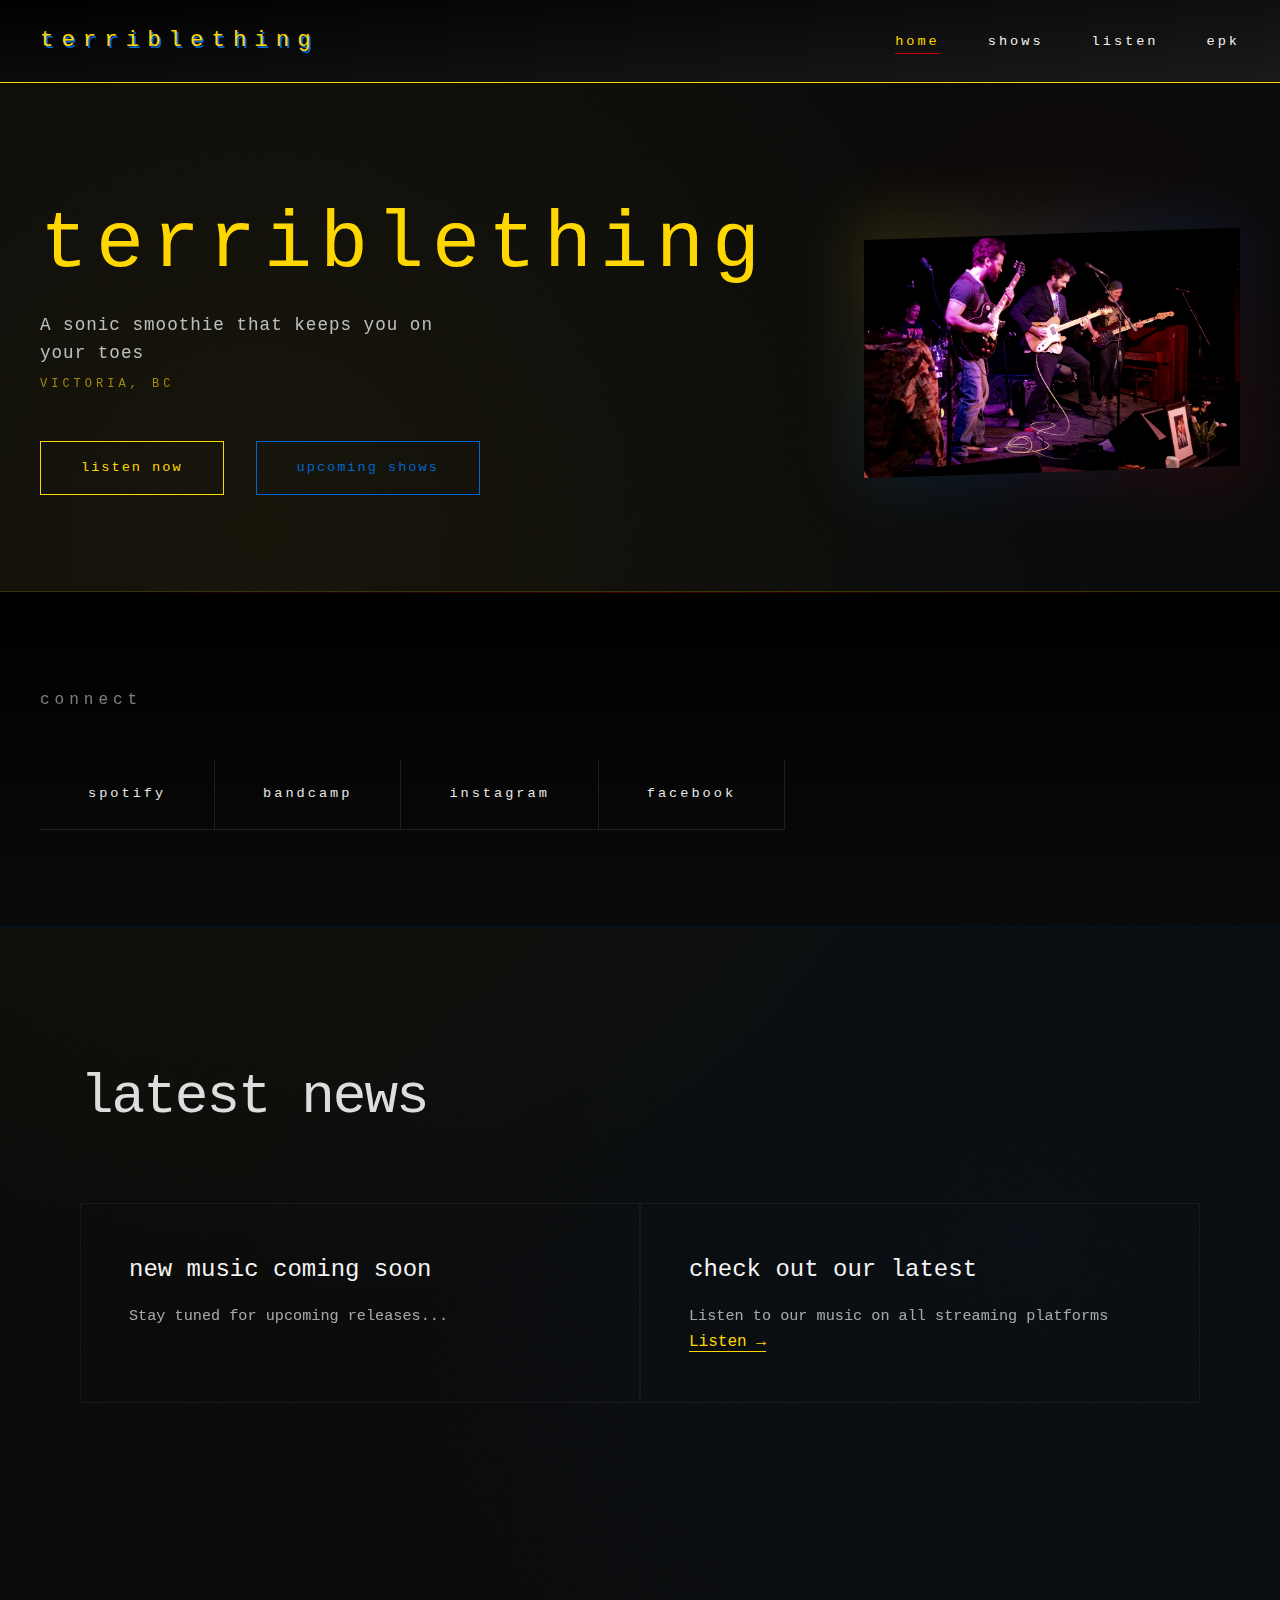
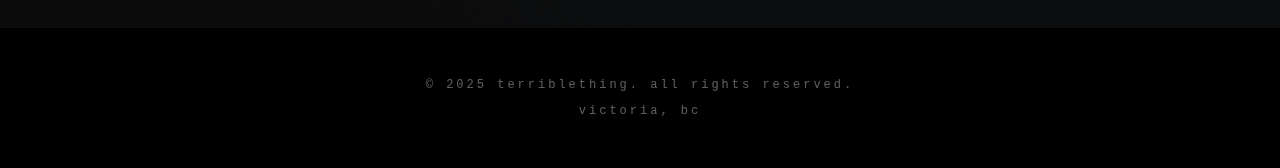
<file: index.html>
<!DOCTYPE html>
<html lang="en">
<head>
    <meta charset="UTF-8">
    <meta name="viewport" content="width=device-width, initial-scale=1.0">
    <title>Terriblething | Rock/Pop from Victoria, BC</title>
    <link rel="stylesheet" href="style.css">
</head>
<body>
    <nav class="navbar">
        <div class="nav-container">
            <a href="index.html" class="logo">TERRIBLETHING</a>
            <ul class="nav-menu">
                <li><a href="index.html" class="nav-link active">Home</a></li>
                <li><a href="shows.html" class="nav-link">Shows</a></li>
                <li><a href="listen.html" class="nav-link">Listen</a></li>
                <li><a href="epk.html" class="nav-link">EPK</a></li>
            </ul>
            <div class="hamburger">
                <span class="bar"></span>
                <span class="bar"></span>
                <span class="bar"></span>
            </div>
        </div>
    </nav>

    <section class="hero">
        <div class="hero-content">
            <h1>TERRIBLETHING</h1>
            <p class="tagline">A sonic smoothie that keeps you on your toes</p>
            <p class="location">Victoria, BC</p>
            <div class="cta-buttons">
                <a href="listen.html" class="btn btn-primary">Listen Now</a>
                <a href="shows.html" class="btn btn-secondary">Upcoming Shows</a>
            </div>
        </div>
        <div class="hero-image">
            <img src="images/full_band.jpg" alt="Terriblething band photo">
        </div>
    </section>

    <section class="social-links">
        <div class="container">
            <h2>Connect</h2>
            <div class="social-icons">
                <a href="https://open.spotify.com/artist/1oQDUUmLh3KJQ6pzQ9CWLa" target="_blank" class="social-link">
                    <span>Spotify</span>
                </a>
                <a href="https://terriblething.bandcamp.com/music" target="_blank" class="social-link">
                    <span>Bandcamp</span>
                </a>
                <a href="https://www.instagram.com/terriblethinglive/" target="_blank" class="social-link">
                    <span>Instagram</span>
                </a>
                <a href="https://www.facebook.com/terriblethingmusic/" target="_blank" class="social-link">
                    <span>Facebook</span>
                </a>
            </div>
        </div>
    </section>

    <section class="latest-news">
        <div class="container">
            <h2>Latest News</h2>
            <div class="news-grid">
                <div class="news-item">
                    <h3>New Music Coming Soon</h3>
                    <p>Stay tuned for upcoming releases...</p>
                </div>
                <div class="news-item">
                    <h3>Check Out Our Latest</h3>
                    <p>Listen to our music on all streaming platforms</p>
                    <a href="listen.html" class="link">Listen →</a>
                </div>
            </div>
        </div>
    </section>

    <footer>
        <div class="container">
            <p>&copy; 2025 Terriblething. All rights reserved.</p>
            <p class="footer-location">Victoria, BC</p>
        </div>
    </footer>

    <script src="script.js"></script>
</body>
</html>
</file>
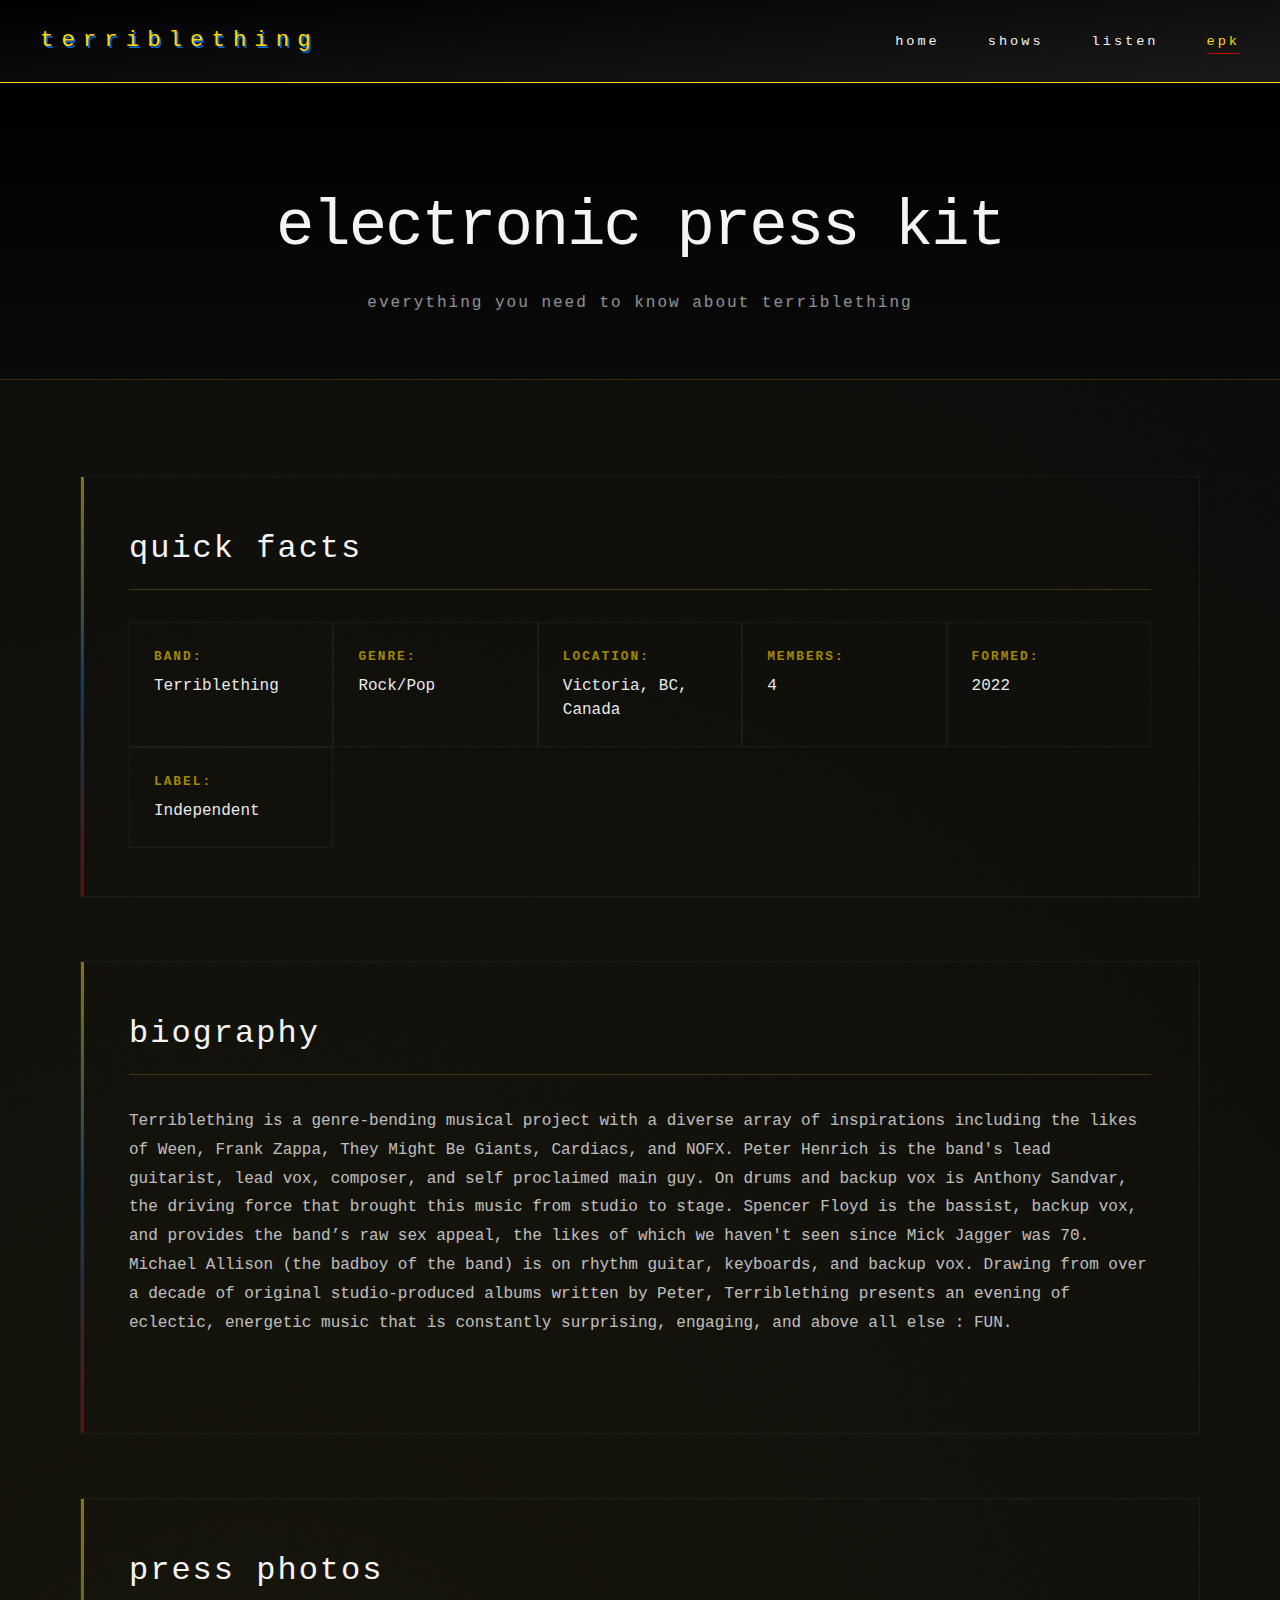
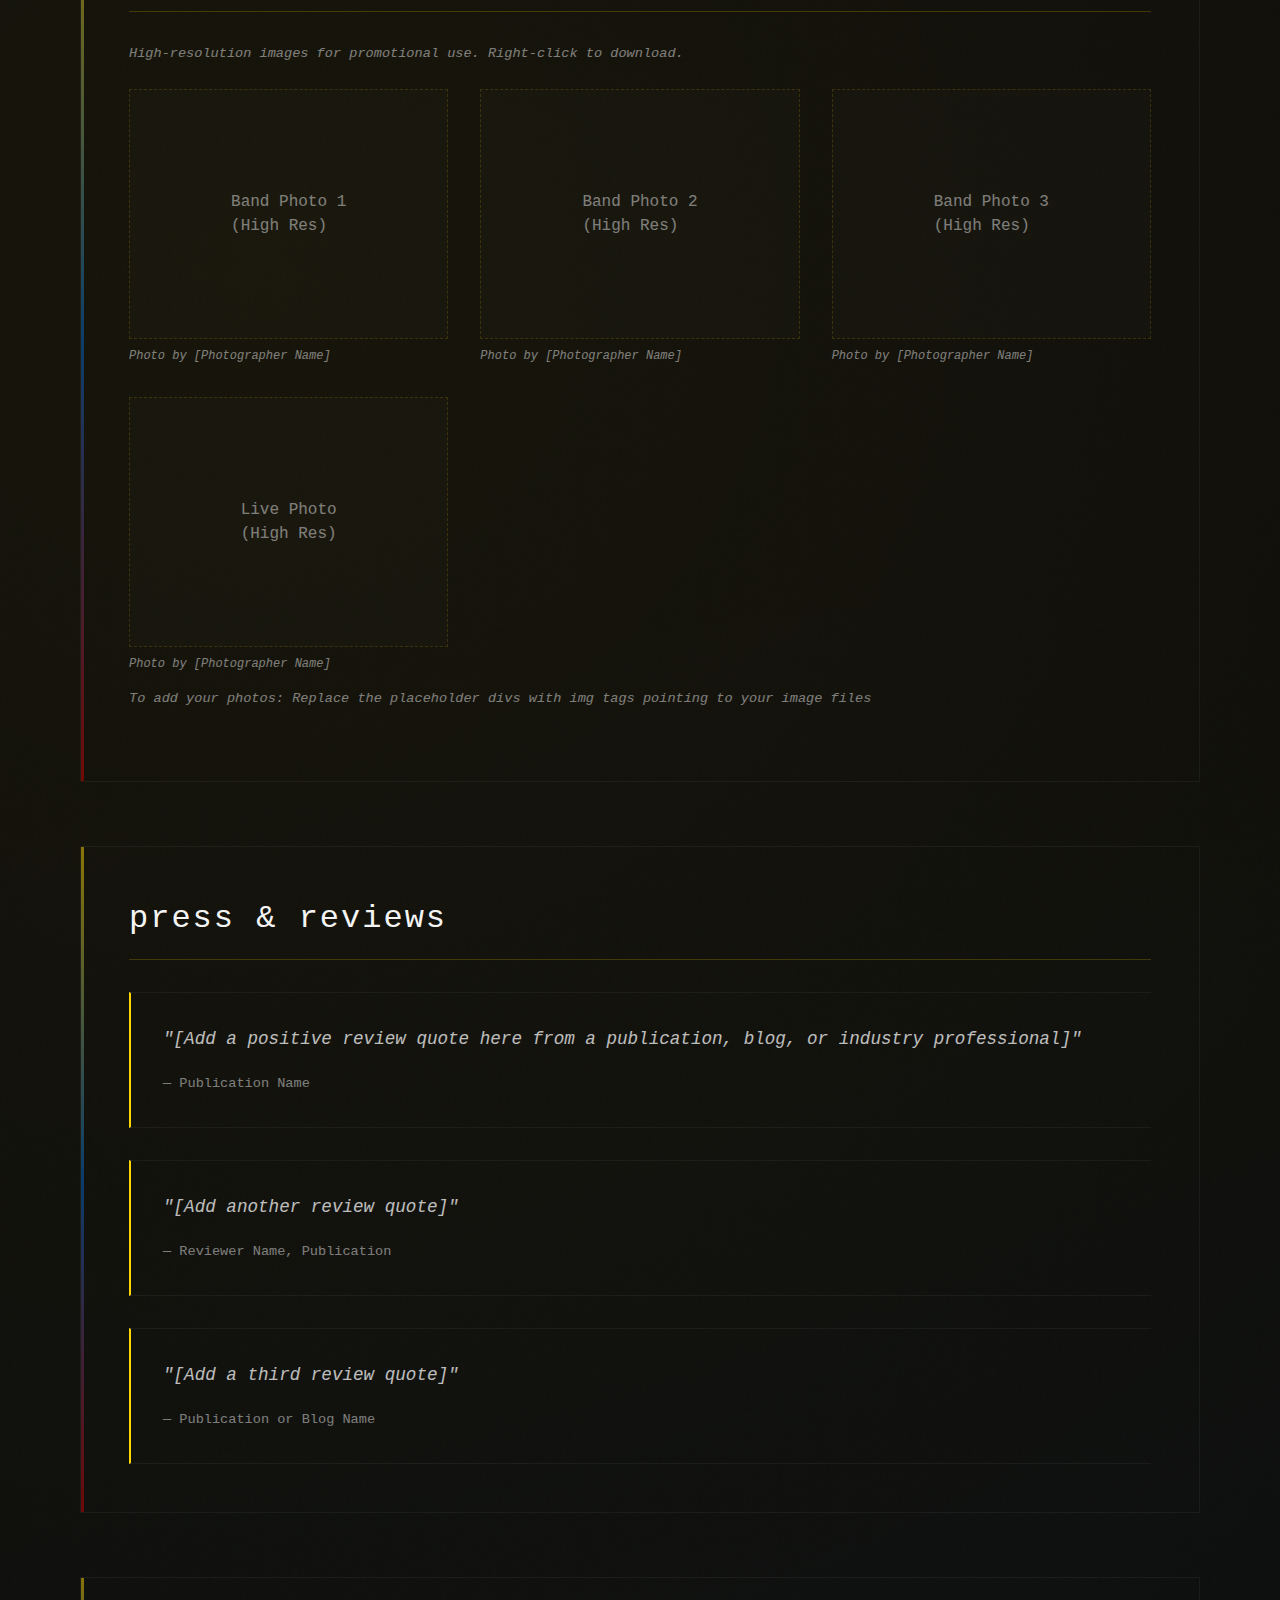
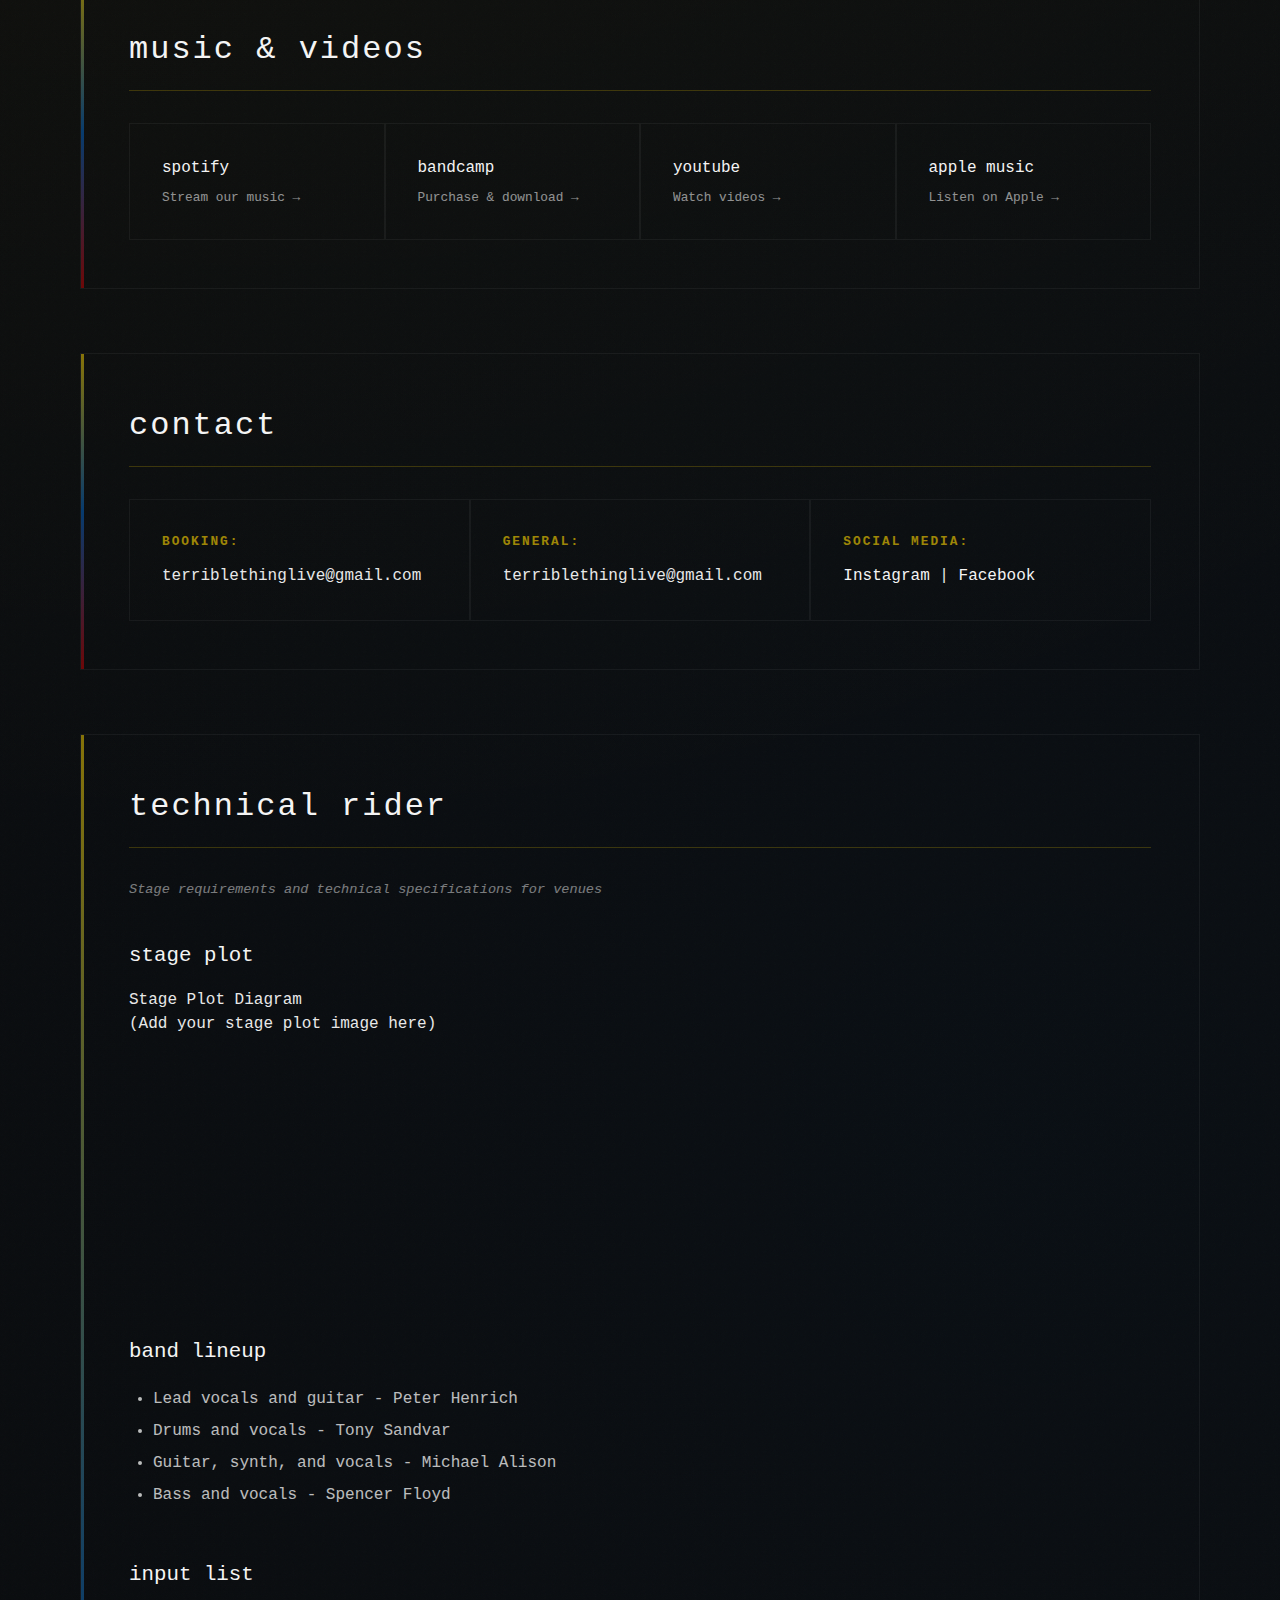
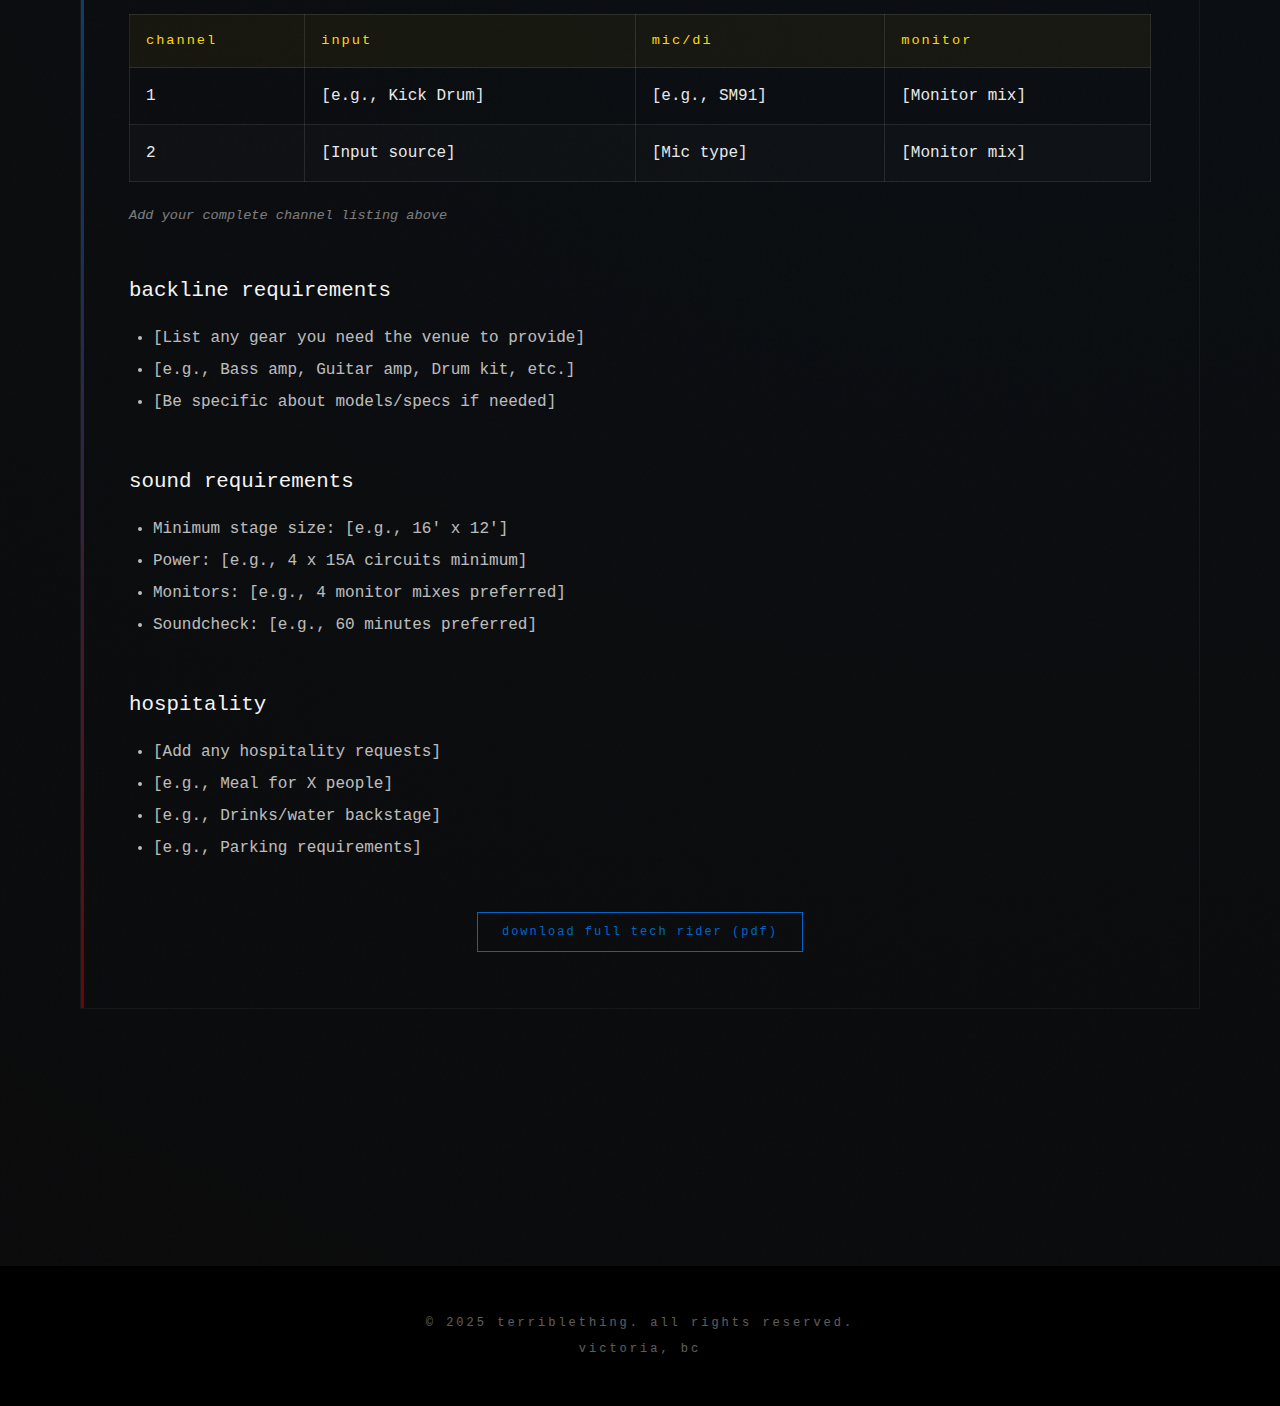
<file: epk.html>
<!DOCTYPE html>
<html lang="en">
<head>
    <meta charset="UTF-8">
    <meta name="viewport" content="width=device-width, initial-scale=1.0">
    <title>Electronic Press Kit | Terriblething</title>
    <link rel="stylesheet" href="style.css">
</head>
<body>
    <nav class="navbar">
        <div class="nav-container">
            <a href="index.html" class="logo">TERRIBLETHING</a>
            <ul class="nav-menu">
                <li><a href="index.html" class="nav-link">Home</a></li>
                <li><a href="shows.html" class="nav-link">Shows</a></li>
                <li><a href="listen.html" class="nav-link">Listen</a></li>
                <li><a href="epk.html" class="nav-link active">EPK</a></li>
            </ul>
            <div class="hamburger">
                <span class="bar"></span>
                <span class="bar"></span>
                <span class="bar"></span>
            </div>
        </div>
    </nav>

    <section class="page-header">
        <div class="container">
            <h1>Electronic Press Kit</h1>
            <p>Everything you need to know about Terriblething</p>
        </div>
    </section>

    <section class="epk-section">
        <div class="container">
            
            <!-- Quick Facts -->
            <div class="epk-card quick-facts">
                <h2>Quick Facts</h2>
                <div class="facts-grid">
                    <div class="fact">
                        <strong>Band:</strong> Terriblething
                    </div>
                    <div class="fact">
                        <strong>Genre:</strong> Rock/Pop
                    </div>
                    <div class="fact">
                        <strong>Location:</strong> Victoria, BC, Canada
                    </div>
                    <div class="fact">
                        <strong>Members:</strong> 4
                    </div>
                    <div class="fact">
                        <strong>Formed:</strong> 2022
                    </div>
                    <div class="fact">
                        <strong>Label:</strong> Independent
                    </div>
                </div>
            </div>

            <!-- Band Bio -->
            <div class="epk-card">
                <h2>Biography</h2>
            
                <div class="bio-section">
                    <p>
                        Terriblething is a genre-bending musical project with a diverse array of inspirations including the likes of Ween, Frank Zappa, They Might Be Giants, Cardiacs, and NOFX.
                        Peter Henrich is the band's lead guitarist, lead vox, composer, and self proclaimed main guy. On drums and backup vox is Anthony Sandvar, the driving force that brought
                        this music from studio to stage. Spencer Floyd is the bassist, backup vox, and provides the band’s raw sex appeal, the likes of which we haven't seen since Mick Jagger was 70.
                        Michael Allison (the badboy of the band) is on rhythm guitar, keyboards, and backup vox.
                        Drawing from over a decade of original studio-produced albums written by Peter, Terriblething presents an evening of eclectic, energetic music that is constantly surprising, 
                        engaging, and above all else : FUN.
                    </p>
                </div>
            </div>

            <!-- Press Photos -->
            <div class="epk-card">
                <h2>Press Photos</h2>
                <p class="section-note">High-resolution images for promotional use. Right-click to download.</p>
                <div class="photo-grid">
                    <div class="photo-item">
                        <div class="image-placeholder">
                            <p>Band Photo 1<br>(High Res)</p>
                        </div>
                        <p class="photo-credit">Photo by [Photographer Name]</p>
                    </div>
                    <div class="photo-item">
                        <div class="image-placeholder">
                            <p>Band Photo 2<br>(High Res)</p>
                        </div>
                        <p class="photo-credit">Photo by [Photographer Name]</p>
                    </div>
                    <div class="photo-item">
                        <div class="image-placeholder">
                            <p>Band Photo 3<br>(High Res)</p>
                        </div>
                        <p class="photo-credit">Photo by [Photographer Name]</p>
                    </div>
                    <div class="photo-item">
                        <div class="image-placeholder">
                            <p>Live Photo<br>(High Res)</p>
                        </div>
                        <p class="photo-credit">Photo by [Photographer Name]</p>
                    </div>
                </div>
                <p class="section-note">To add your photos: Replace the placeholder divs with img tags pointing to your image files</p>
            </div>

            <!-- Press & Reviews -->
            <div class="epk-card">
                <h2>Press & Reviews</h2>
                <div class="press-quotes">
                    <blockquote class="quote">
                        <p>"[Add a positive review quote here from a publication, blog, or industry professional]"</p>
                        <cite>— Publication Name</cite>
                    </blockquote>
                    <blockquote class="quote">
                        <p>"[Add another review quote]"</p>
                        <cite>— Reviewer Name, Publication</cite>
                    </blockquote>
                    <blockquote class="quote">
                        <p>"[Add a third review quote]"</p>
                        <cite>— Publication or Blog Name</cite>
                    </blockquote>
                </div>
            </div>

            <!-- Music & Videos -->
            <div class="epk-card">
                <h2>Music & Videos</h2>
                <div class="links-grid">
                    <a href="https://open.spotify.com/artist/1oQDUUmLh3KJQ6pzQ9CWLa" target="_blank" class="link-item">
                        <strong>Spotify</strong>
                        <span>Stream our music →</span>
                    </a>
                    <a href="https://terriblething.bandcamp.com/music" target="_blank" class="link-item">
                        <strong>Bandcamp</strong>
                        <span>Purchase & download →</span>
                    </a>
                    <a href="#" target="_blank" class="link-item">
                        <strong>YouTube</strong>
                        <span>Watch videos →</span>
                    </a>
                    <a href="#" target="_blank" class="link-item">
                        <strong>Apple Music</strong>
                        <span>Listen on Apple →</span>
                    </a>
                </div>
            </div>

            <!-- Contact Information -->
            <div class="epk-card">
                <h2>Contact</h2>
                <div class="contact-info">
                    <div class="contact-item">
                        <strong>Booking:</strong>
                        <p>terriblethinglive@gmail.com</p>
                    </div>
                    <div class="contact-item">
                        <strong>General:</strong>
                        <p>terriblethinglive@gmail.com</p>
                    </div>
                    <div class="contact-item">
                        <strong>Social Media:</strong>
                        <p>
                            <a href="https://www.instagram.com/terriblethinglive/" target="_blank">Instagram</a> | 
                            <a href="https://www.facebook.com/terriblethingmusic/" target="_blank">Facebook</a>
                        </p>
                    </div>
                </div>
            </div>

            <!-- Technical Rider -->
            <div class="epk-card">
                <h2>Technical Rider</h2>
                <p class="section-note">Stage requirements and technical specifications for venues</p>
                
                <div class="rider-section">
                    <h3>Stage Plot</h3>
                    <div class="image-placeholder" style="height: 300px;">
                        <p>Stage Plot Diagram<br>(Add your stage plot image here)</p>
                    </div>
                </div>

                <div class="rider-section">
                    <h3>Band Lineup</h3>
                    <ul>
                        <li>Lead vocals and guitar - Peter Henrich</li>
                        <li>Drums and vocals - Tony Sandvar</li>
                        <li>Guitar, synth, and vocals - Michael Alison</li>
                        <li>Bass and vocals - Spencer Floyd</li>
                    </ul>
                </div>

                <div class="rider-section">
                    <h3>Input List</h3>
                    <table class="rider-table">
                        <thead>
                            <tr>
                                <th>Channel</th>
                                <th>Input</th>
                                <th>Mic/DI</th>
                                <th>Monitor</th>
                            </tr>
                        </thead>
                        <tbody>
                            <tr>
                                <td>1</td>
                                <td>[e.g., Kick Drum]</td>
                                <td>[e.g., SM91]</td>
                                <td>[Monitor mix]</td>
                            </tr>
                            <tr>
                                <td>2</td>
                                <td>[Input source]</td>
                                <td>[Mic type]</td>
                                <td>[Monitor mix]</td>
                            </tr>
                            <!-- Add more rows as needed -->
                        </tbody>
                    </table>
                    <p class="section-note">Add your complete channel listing above</p>
                </div>

                <div class="rider-section">
                    <h3>Backline Requirements</h3>
                    <ul>
                        <li>[List any gear you need the venue to provide]</li>
                        <li>[e.g., Bass amp, Guitar amp, Drum kit, etc.]</li>
                        <li>[Be specific about models/specs if needed]</li>
                    </ul>
                </div>

                <div class="rider-section">
                    <h3>Sound Requirements</h3>
                    <ul>
                        <li>Minimum stage size: [e.g., 16' x 12']</li>
                        <li>Power: [e.g., 4 x 15A circuits minimum]</li>
                        <li>Monitors: [e.g., 4 monitor mixes preferred]</li>
                        <li>Soundcheck: [e.g., 60 minutes preferred]</li>
                    </ul>
                </div>

                <div class="rider-section">
                    <h3>Hospitality</h3>
                    <ul>
                        <li>[Add any hospitality requests]</li>
                        <li>[e.g., Meal for X people]</li>
                        <li>[e.g., Drinks/water backstage]</li>
                        <li>[e.g., Parking requirements]</li>
                    </ul>
                </div>

                <p class="download-note">
                    <a href="#" class="btn btn-small">Download Full Tech Rider (PDF)</a>
                </p>
            </div>

        </div>
    </section>

    <footer>
        <div class="container">
            <p>&copy; 2025 Terriblething. All rights reserved.</p>
            <p class="footer-location">Victoria, BC</p>
        </div>
    </footer>

    <script src="script.js"></script>
</body>
</html>
</file>
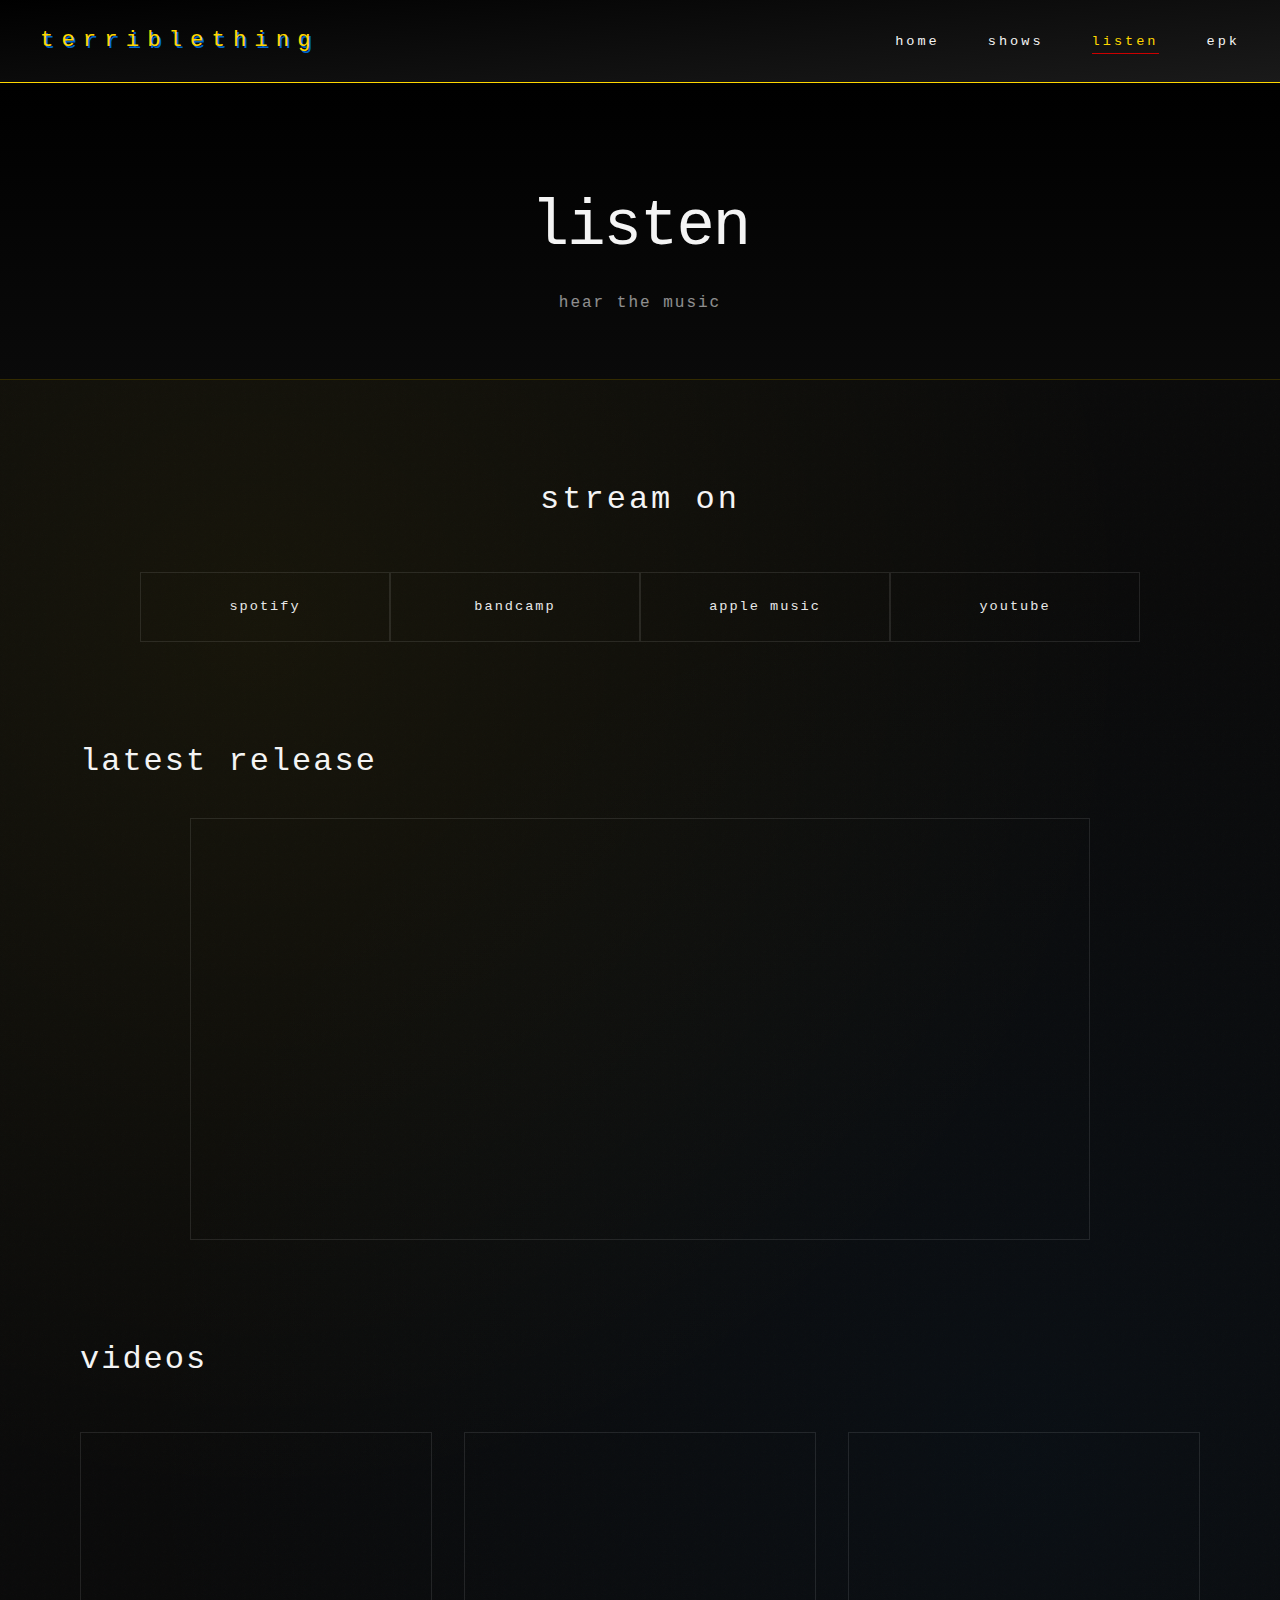
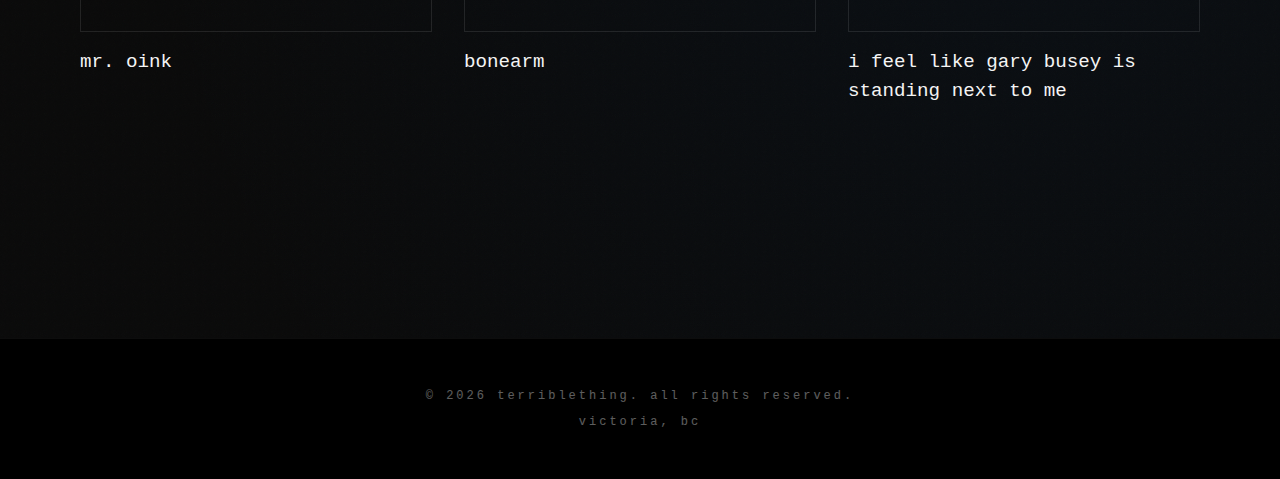
<file: listen.html>
<!DOCTYPE html>
<html lang="en">
<head>
    <meta charset="UTF-8">
    <meta name="viewport" content="width=device-width, initial-scale=1.0">
    <title>Listen | Terriblething</title>
    <link rel="stylesheet" href="style.css">
</head>
<body>
    <nav class="navbar">
        <div class="nav-container">
            <a href="index.html" class="logo">TERRIBLETHING</a>
            <ul class="nav-menu">
                <li><a href="index.html" class="nav-link">Home</a></li>
                <li><a href="shows.html" class="nav-link">Shows</a></li>
                <li><a href="listen.html" class="nav-link active">Listen</a></li>
                <li><a href="epk.html" class="nav-link">EPK</a></li>
            </ul>
            <div class="hamburger">
                <span class="bar"></span>
                <span class="bar"></span>
                <span class="bar"></span>
            </div>
        </div>
    </nav>

    <section class="page-header">
        <div class="container">
            <h1>Listen</h1>
            <p>Hear the music</p>
        </div>
    </section>

    <section class="listen-section">
        <div class="container">
            <!-- Streaming Platforms -->
            <div class="streaming-platforms">
                <h2>Stream On</h2>
                <div class="platform-links">
                    <a href="https://open.spotify.com/artist/1oQDUUmLh3KJQ6pzQ9CWLa" target="_blank" class="platform-btn spotify">
                        <span>Spotify</span>
                    </a>
                    <a href="https://terriblething.bandcamp.com/music" target="_blank" class="platform-btn bandcamp">
                        <span>Bandcamp</span>
                    </a>
                    <a href="https://music.apple.com/ca/artist/terriblething/1346986563" target="_blank" class="platform-btn apple-music">
                        <span>Apple Music</span>
                    </a>
                    <a href="https://www.youtube.com/channel/UCy0iZjfKDaoWfG-QmsU8uLQ" target="_blank" class="platform-btn youtube-music">
                        <span>YouTube</span>
                    </a>
                </div>
            </div>

            <!-- Spotify Embed -->
            <div class="music-player">
                <h2>Latest Release</h2>
                <div class="embed-container">
                    <!-- Replace the src with your actual Spotify album/track embed URL -->
                    <!-- To get the embed code: Go to Spotify > Your album/track > Share > Embed track/album > Copy the iframe src -->
                    <iframe style="border-radius:12px" 
                            src="https://open.spotify.com/embed/album/5x21UySz584iOGZzAndrdP?utm_source=generator" 
                            width="100%" 
                            height="380" 
                            frameBorder="0" 
                            allowfullscreen="" 
                            allow="autoplay; clipboard-write; encrypted-media; fullscreen; picture-in-picture" 
                            loading="lazy">
                    </iframe>
                </div>
            </div>

            <!-- YouTube Videos Section -->
            <div class="videos-section">
                <h2>Videos</h2>
                <div class="video-grid">
                    <!-- Video 1 -->
                    <div class="video-item">
                        <div class="video-embed">
                            <!-- Replace VIDEO_ID with your actual YouTube video ID -->
                            <!-- Example: https://www.youtube.com/watch?v=dQw4w9WgXcQ - the ID is dQw4w9WgXcQ -->
                            <iframe width="100%" 
                                    height="315" 
                                    src="https://www.youtube.com/embed/hoTPlZdYvqE?si=PyM5VsOHmjYWkpJN" 
                                    title="YouTube video player" 
                                    frameborder="0" 
                                    allow="accelerometer; autoplay; clipboard-write; encrypted-media; gyroscope; picture-in-picture" 
                                    allowfullscreen>
                            </iframe>
                        </div>
                        <h3>Mr. Oink</h3>
                    </div>

                    <!-- Video 2 -->
                    <div class="video-item">
                        <div class="video-embed">
                            <iframe width="100%" 
                                    height="315" 
                                    src="https://www.youtube.com/embed/OyiMyo1xBvE?si=y8goUCSe6mDOis1O" 
                                    title="YouTube video player" 
                                    frameborder="0" 
                                    allow="accelerometer; autoplay; clipboard-write; encrypted-media; gyroscope; picture-in-picture" 
                                    allowfullscreen>
                            </iframe>
                        </div>
                        <h3>Bonearm</h3>
                    </div>

                    <div class="video-item">
                        <div class="video-embed">
                            <iframe width="100%" 
                                    height="315" 
                                    src="https://www.youtube.com/embed/539O7O5BW3o?si=GcsPTkw0hdx7eK_8" 
                                    title="YouTube video player" 
                                    frameborder="0" 
                                    allow="accelerometer; autoplay; clipboard-write; encrypted-media; gyroscope; picture-in-picture" 
                                    allowfullscreen>
                            </iframe>
                        </div>
                        <h3>I Feel Like Gary Busey is Standing Next to Me</h3>
                    </div>

                    <!-- Add more videos as needed -->
                </div>
            </div>

        </div>
    </section>

    <footer>
        <div class="container">
            <p>&copy; 2026 Terriblething. All rights reserved.</p>
            <p class="footer-location">Victoria, BC</p>
        </div>
    </footer>

    <script src="script.js"></script>
</body>
</html>
</file>
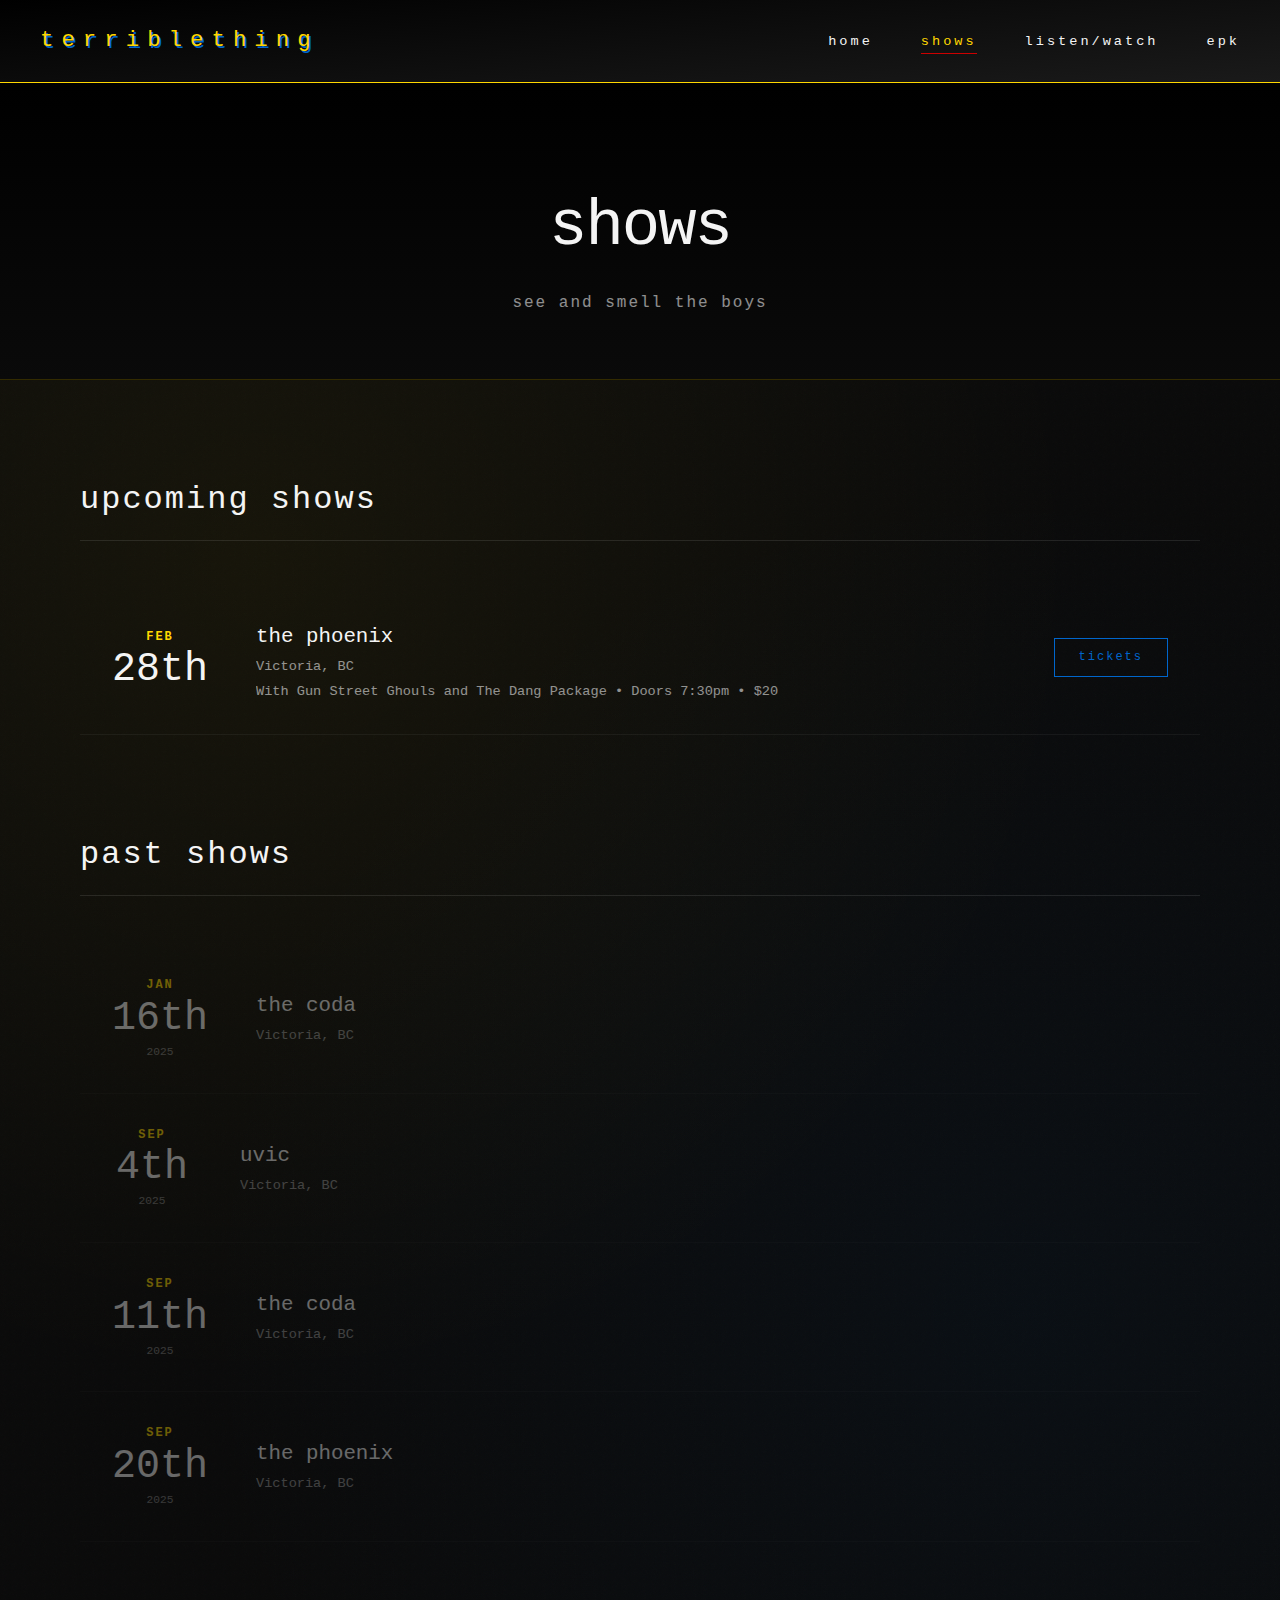
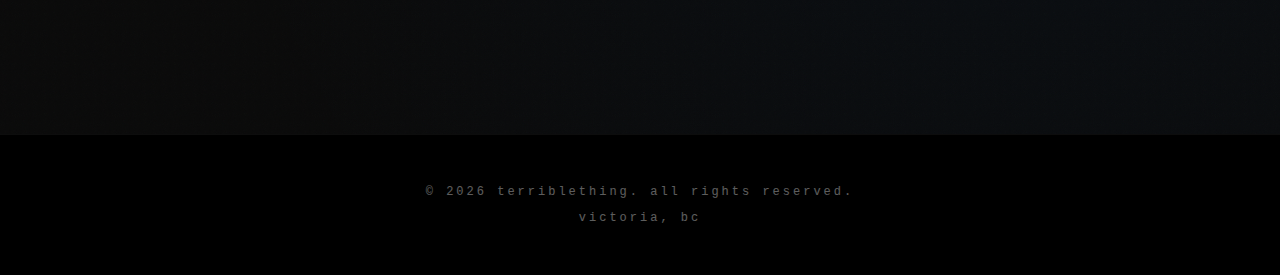
<file: shows.html>
<!DOCTYPE html>
<html lang="en">
<head>
    <meta charset="UTF-8">
    <meta name="viewport" content="width=device-width, initial-scale=1.0">
    <title>Shows | Terriblething</title>
    <link rel="stylesheet" href="style.css">
</head>
<body>
    <nav class="navbar">
        <div class="nav-container">
            <a href="index.html" class="logo">TERRIBLETHING</a>
            <ul class="nav-menu">
                <li><a href="index.html" class="nav-link">Home</a></li>
                <li><a href="shows.html" class="nav-link active">Shows</a></li>
                <li><a href="listen.html" class="nav-link">Listen/Watch</a></li>
                <li><a href="epk.html" class="nav-link">EPK</a></li>
            </ul>
            <div class="hamburger">
                <span class="bar"></span>
                <span class="bar"></span>
                <span class="bar"></span>
            </div>
        </div>
    </nav>

    <section class="page-header">
        <div class="container">
            <h1>Shows</h1>
            <p>See and smell the boys</p>
        </div>
    </section>

    <section class="shows-section">
        <div class="container">
            <h2>Upcoming Shows</h2>
            <div class="shows-list">
                <div class="show-item">
                    <div class="show-date">
                        <span class="month">FEB</span>
                        <span class="day">28th</span>
                    </div>
                    <div class="show-details">
                        <h3 class="show-venue">The Phoenix</h3>
                        <p class="show-location">Victoria, BC</p>
                        <p class="show-info">With Gun Street Ghouls and The Dang Package • Doors 7:30pm • $20</p>
                    </div>
                    <div class="show-actions">
                        <a href="https://www.showpass.com/gun-street-ghouls-the-dang-package-terriblething-the-phoenix/" target="_blank" class="btn btn-small">Tickets</a>
                    </div>
                </div>

                <!-- Placeholder for when no shows scheduled -->
                <div class="no-shows" style="display: none;">
                    <p>No upcoming shows scheduled at the moment. Check back soon or follow us on social media for announcements!</p>
                </div>
            </div>

            <h2 class="past-shows-title">Past Shows</h2>
            <div class="shows-list past-shows">
                <div class="show-item past">
                    <div class="show-date">
                        <span class="month">JAN</span>
                        <span class="day">16th</span>
                        <span class="year">2025</span>
                    </div>
                    <div class="show-details">
                        <h3 class="show-venue">The Coda</h3>
                        <p class="show-location">Victoria, BC</p>
                    </div>
                </div>

                <div class="show-item past">
                    <div class="show-date">
                        <span class="month">SEP</span>
                        <span class="day">4th</span>
                        <span class="year">2025</span>
                    </div>
                    <div class="show-details">
                        <h3 class="show-venue">UVIC</h3>
                        <p class="show-location">Victoria, BC</p>
                    </div>
                </div>

                <div class="show-item past">
                    <div class="show-date">
                        <span class="month">SEP</span>
                        <span class="day">11th</span>
                        <span class="year">2025</span>
                    </div>
                    <div class="show-details">
                        <h3 class="show-venue">The Coda</h3>
                        <p class="show-location">Victoria, BC</p>
                    </div>
                </div>
                
                <div class="show-item past">
                    <div class="show-date">
                        <span class="month">SEP</span>
                        <span class="day">20th</span>
                        <span class="year">2025</span>
                    </div>
                    <div class="show-details">
                        <h3 class="show-venue">The Phoenix</h3>
                        <p class="show-location">Victoria, BC</p>
                    </div>
                </div>
            </div>
        </div>
    </section>

    <footer>
        <div class="container">
            <p>&copy; 2026 Terriblething. All rights reserved.</p>
            <p class="footer-location">Victoria, BC</p>
        </div>
    </footer>

    <script src="script.js"></script>
</body>
</html>
</file>
<file: style.css>
/* Reset and Base Styles */
* {
    margin: 0;
    padding: 0;
    box-sizing: border-box;
}

:root {
    --primary-color: #000000;
    --secondary-color: #FFD700;
    --accent-color: #0066CC;
    --red-accent: #CC0000;
    --text-color: #e8e8e8;
    --off-white: #f4f4f4;
    --transition: all 0.3s ease;
}

body {
    font-family: 'Courier New', Courier, monospace;
    line-height: 1.5;
    color: var(--text-color);
    background-color: #0a0a0a;
    background-image: 
        radial-gradient(circle at 20% 30%, rgba(255, 215, 0, 0.05) 0%, transparent 50%),
        radial-gradient(circle at 80% 70%, rgba(0, 102, 204, 0.05) 0%, transparent 50%),
        url('data:image/svg+xml,<svg xmlns="http://www.w3.org/2000/svg" width="100" height="100"><filter id="noise"><feTurbulence baseFrequency="0.9"/></filter><rect width="100" height="100" filter="url(%23noise)" opacity="0.03"/></svg>');
    overflow-x: hidden;
}

.container {
    max-width: 1400px;
    margin: 0 auto;
    padding: 0 40px;
}

/* Navigation */
.navbar {
    background: linear-gradient(175deg, #000000 0%, #1a1a1a 100%);
    padding: 1.5rem 0;
    position: sticky;
    top: 0;
    z-index: 1000;
    border-bottom: 1px solid var(--secondary-color);
    backdrop-filter: blur(10px);
}

.nav-container {
    max-width: 1400px;
    margin: 0 auto;
    padding: 0 40px;
    display: flex;
    justify-content: space-between;
    align-items: center;
}

.logo {
    color: var(--secondary-color);
    font-size: 1.4rem;
    font-weight: 400;
    text-decoration: none;
    letter-spacing: 8px;
    text-transform: lowercase;
    font-family: 'Courier New', monospace;
    position: relative;
}

.logo::before {
    content: 'terriblething';
    position: absolute;
    top: 2px;
    left: 2px;
    color: var(--accent-color);
    z-index: -1;
}

.nav-menu {
    display: flex;
    list-style: none;
    gap: 3rem;
}

.nav-link {
    color: var(--off-white);
    text-decoration: none;
    font-weight: 400;
    transition: var(--transition);
    font-size: 0.85rem;
    letter-spacing: 3px;
    text-transform: lowercase;
    position: relative;
}

.nav-link::after {
    content: '';
    position: absolute;
    bottom: -5px;
    left: 0;
    width: 0;
    height: 1px;
    background: var(--red-accent);
    transition: width 0.3s ease;
}

.nav-link:hover::after,
.nav-link.active::after {
    width: 100%;
}

.nav-link:hover,
.nav-link.active {
    color: var(--secondary-color);
}

/* Hamburger Menu */
.hamburger {
    display: none;
    flex-direction: column;
    cursor: pointer;
}

.hamburger .bar {
    width: 25px;
    height: 2px;
    background-color: var(--secondary-color);
    margin: 3px 0;
    transition: var(--transition);
}

/* Hero Section */
.hero {
    display: grid;
    grid-template-columns: 1.2fr 1fr;
    gap: 6rem;
    align-items: center;
    padding: 8rem 40px 6rem;
    max-width: 1400px;
    margin: 0 auto;
    position: relative;
}

.hero::before {
    content: '';
    position: absolute;
    top: 10%;
    right: 5%;
    width: 300px;
    height: 300px;
    background: radial-gradient(circle, var(--red-accent) 0%, transparent 70%);
    opacity: 0.15;
    filter: blur(80px);
    z-index: -1;
}

.hero-content h1 {
    font-size: 5rem;
    font-weight: 400;
    margin-bottom: 2rem;
    letter-spacing: 8px;
    color: var(--secondary-color);
    font-family: 'Courier New', monospace;
    text-transform: lowercase;
    line-height: 0.85;
}

.tagline {
    font-size: 1.1rem;
    color: var(--text-color);
    margin-bottom: 0.5rem;
    font-style: normal;
    font-weight: 400;
    letter-spacing: 1px;
    max-width: 400px;
    line-height: 1.6;
    opacity: 0.8;
}

.location {
    font-size: 0.75rem;
    color: var(--secondary-color);
    margin-bottom: 3rem;
    text-transform: uppercase;
    letter-spacing: 4px;
    opacity: 0.6;
}

.cta-buttons {
    display: flex;
    gap: 2rem;
    margin-top: 3rem;
}

.btn {
    padding: 1rem 2.5rem;
    text-decoration: none;
    font-weight: 500;
    transition: var(--transition);
    display: inline-block;
    text-align: center;
    letter-spacing: 2px;
    font-size: 0.85rem;
    text-transform: lowercase;
    position: relative;
    overflow: hidden;
    border: 1px solid;
}

.btn::before {
    content: '';
    position: absolute;
    top: 0;
    left: -100%;
    width: 100%;
    height: 100%;
    background: white;
    transition: left 0.4s ease;
    z-index: -1;
}

.btn:hover::before {
    left: 0;
}

.btn-primary {
    background: transparent;
    color: var(--secondary-color);
    border-color: var(--secondary-color);
}

.btn-primary:hover {
    color: var(--primary-color);
}

.btn-secondary {
    background: transparent;
    color: var(--accent-color);
    border-color: var(--accent-color);
}

.btn-secondary:hover {
    color: var(--primary-color);
}

.btn-small {
    padding: 0.6rem 1.5rem;
    font-size: 0.75rem;
    color: var(--accent-color);
    border-color: var(--accent-color);
}

.btn-small:hover {
    color: var(--primary-color);
}

.hero-image {
    position: relative;
}

.hero-image img {
    width: 100%;
    height: auto;
    max-height: 500px;
    object-fit: contain;
    display: block;
    filter: grayscale(30%) contrast(1.1);
    position: relative;
    clip-path: polygon(0 5%, 100% 0%, 100% 95%, 0% 100%);
}

.hero-image::before {
    content: '';
    position: absolute;
    inset: -10px;
    background: linear-gradient(135deg, var(--secondary-color), var(--accent-color), var(--red-accent));
    opacity: 0.15;
    z-index: -1;
    filter: blur(30px);
}

.hero-image .image-placeholder {
    width: 100%;
    height: 400px;
    background-color: rgba(255, 255, 255, 0.03);
    border: 1px dashed rgba(255, 215, 0, 0.3);
    display: flex;
    align-items: center;
    justify-content: center;
    color: var(--text-color);
    font-size: 1rem;
    opacity: 0.5;
    clip-path: polygon(0 5%, 100% 0%, 100% 95%, 0% 100%);
}

/* Social Links Section */
.social-links {
    background: linear-gradient(180deg, #000000 0%, #0a0a0a 100%);
    padding: 6rem 0;
    text-align: left;
    border-top: 1px solid rgba(255, 215, 0, 0.2);
    border-bottom: 1px solid rgba(0, 102, 204, 0.2);
    position: relative;
}

.social-links::after {
    content: '';
    position: absolute;
    top: 0;
    left: 0;
    width: 100%;
    height: 1px;
    background: linear-gradient(90deg, transparent, var(--red-accent), transparent);
    opacity: 0.3;
}

.social-links h2 {
    margin-bottom: 3rem;
    font-size: 1rem;
    color: var(--off-white);
    text-transform: lowercase;
    letter-spacing: 5px;
    font-weight: 400;
    opacity: 0.5;
}

.social-icons {
    display: flex;
    gap: 0;
    flex-wrap: wrap;
}

.social-link {
    padding: 1.5rem 3rem;
    background: transparent;
    color: var(--text-color);
    text-decoration: none;
    transition: var(--transition);
    font-weight: 400;
    border-right: 1px solid rgba(255, 255, 255, 0.1);
    border-bottom: 1px solid rgba(255, 255, 255, 0.1);
    letter-spacing: 3px;
    font-size: 0.85rem;
    text-transform: lowercase;
}

.social-link:hover {
    background: rgba(255, 215, 0, 0.05);
    color: var(--secondary-color);
    border-right-color: var(--secondary-color);
    transform: translateY(-2px);
}

/* Latest News Section */
.latest-news {
    padding: 8rem 40px;
    max-width: 1400px;
    margin: 0 auto;
}

.latest-news h2 {
    font-size: 3.5rem;
    margin-bottom: 4rem;
    color: var(--off-white);
    text-transform: lowercase;
    letter-spacing: -2px;
    font-weight: 300;
    opacity: 0.9;
}

.news-grid {
    display: grid;
    grid-template-columns: repeat(auto-fit, minmax(350px, 1fr));
    gap: 0;
}

.news-item {
    background: transparent;
    padding: 3rem;
    border: 1px solid rgba(255, 255, 255, 0.05);
    transition: var(--transition);
    position: relative;
}

.news-item::before {
    content: '';
    position: absolute;
    top: 0;
    left: 0;
    width: 3px;
    height: 0;
    background: linear-gradient(180deg, var(--secondary-color), var(--red-accent));
    transition: height 0.3s ease;
}

.news-item:hover::before {
    height: 100%;
}

.news-item:hover {
    background: rgba(255, 255, 255, 0.02);
    border-color: rgba(255, 215, 0, 0.1);
}

.news-item h3 {
    margin-bottom: 1rem;
    color: var(--off-white);
    font-size: 1.5rem;
    font-weight: 500;
    text-transform: lowercase;
}

.news-item p {
    font-weight: 300;
    font-size: 0.95rem;
    line-height: 1.7;
    opacity: 0.7;
}

.news-item .link {
    color: var(--secondary-color);
    text-decoration: none;
    font-weight: 400;
    border-bottom: 1px solid var(--secondary-color);
}

.news-item .link:hover {
    color: var(--accent-color);
    border-bottom-color: var(--accent-color);
}

/* Page Header */
.page-header {
    background: linear-gradient(180deg, #000000 0%, #0a0a0a 100%);
    color: var(--off-white);
    padding: 6rem 0 4rem;
    text-align: center;
    border-bottom: 1px solid rgba(255, 215, 0, 0.2);
}

.page-header h1 {
    font-size: 4rem;
    margin-bottom: 1rem;
    text-transform: lowercase;
    letter-spacing: -2px;
    font-weight: 300;
}

.page-header p {
    font-size: 1rem;
    color: var(--text-color);
    opacity: 0.6;
    letter-spacing: 2px;
    text-transform: lowercase;
}

/* Shows Section */
.shows-section {
    padding: 6rem 40px;
    max-width: 1400px;
    margin: 0 auto;
}

.shows-section h2 {
    font-size: 2rem;
    margin-bottom: 3rem;
    padding-bottom: 1rem;
    border-bottom: 1px solid rgba(255, 255, 255, 0.1);
    text-transform: lowercase;
    font-weight: 400;
    letter-spacing: 2px;
    color: var(--off-white);
}

.past-shows-title {
    margin-top: 6rem;
}

.shows-list {
    display: flex;
    flex-direction: column;
    gap: 0;
}

.show-item {
    display: grid;
    grid-template-columns: auto 1fr auto;
    gap: 3rem;
    padding: 2rem;
    background: transparent;
    align-items: center;
    transition: var(--transition);
    border-bottom: 1px solid rgba(255, 255, 255, 0.05);
    position: relative;
}

.show-item::before {
    content: '';
    position: absolute;
    left: 0;
    top: 0;
    width: 0;
    height: 100%;
    background: linear-gradient(90deg, var(--secondary-color), transparent);
    opacity: 0.1;
    transition: width 0.3s ease;
}

.show-item:hover::before {
    width: 100%;
}

.show-item:hover {
    background: rgba(255, 255, 255, 0.02);
}

.show-item.past {
    opacity: 0.4;
}

.show-date {
    text-align: center;
    min-width: 80px;
}

.show-date .month {
    display: block;
    font-size: 0.75rem;
    font-weight: 600;
    color: var(--secondary-color);
    text-transform: uppercase;
    letter-spacing: 2px;
}

.show-date .day {
    display: block;
    font-size: 2.5rem;
    font-weight: 300;
    line-height: 1;
    color: var(--off-white);
    margin: 0.3rem 0;
}

.show-date .year {
    display: block;
    font-size: 0.7rem;
    color: var(--text-color);
    opacity: 0.5;
}

.show-details h3 {
    margin-bottom: 0.3rem;
    color: var(--off-white);
    font-size: 1.3rem;
    font-weight: 500;
    text-transform: lowercase;
}

.show-location {
    color: var(--text-color);
    font-size: 0.85rem;
    opacity: 0.6;
}

.show-info {
    color: var(--text-color);
    font-size: 0.85rem;
    margin-top: 0.3rem;
    opacity: 0.6;
}

.no-shows {
    text-align: center;
    padding: 4rem;
    color: var(--text-color);
    font-style: italic;
    opacity: 0.5;
}

/* Listen Section */
.listen-section {
    padding: 6rem 40px;
    max-width: 1400px;
    margin: 0 auto;
}

.streaming-platforms {
    margin-bottom: 6rem;
}

.streaming-platforms h2 {
    font-size: 2rem;
    margin-bottom: 3rem;
    text-align: center;
    text-transform: lowercase;
    font-weight: 400;
    letter-spacing: 3px;
    color: var(--off-white);
}

.platform-links {
    display: grid;
    grid-template-columns: repeat(auto-fit, minmax(200px, 1fr));
    gap: 0;
    max-width: 1000px;
    margin: 0 auto;
}

.platform-btn {
    padding: 1.5rem;
    background: transparent;
    color: var(--text-color);
    text-decoration: none;
    text-align: center;
    transition: var(--transition);
    font-weight: 400;
    border: 1px solid rgba(255, 255, 255, 0.1);
    letter-spacing: 2px;
    font-size: 0.85rem;
    text-transform: lowercase;
}

.platform-btn:hover {
    background: rgba(255, 215, 0, 0.05);
    color: var(--secondary-color);
    border-color: var(--secondary-color);
}

.platform-btn.spotify:hover {
    border-color: #1DB954;
    color: #1DB954;
}

.platform-btn.bandcamp:hover {
    border-color: #629aa9;
    color: #629aa9;
}

.platform-btn.apple-music:hover {
    border-color: #fa243c;
    color: #fa243c;
}

.platform-btn.youtube-music:hover {
    border-color: #FF0000;
    color: #FF0000;
}

.music-player {
    margin-bottom: 6rem;
}

.music-player h2 {
    font-size: 2rem;
    margin-bottom: 2rem;
    text-transform: lowercase;
    font-weight: 400;
    letter-spacing: 2px;
    color: var(--off-white);
}

.embed-container {
    max-width: 900px;
    margin: 0 auto;
    border: 1px solid rgba(255, 255, 255, 0.1);
    padding: 1rem;
}

.embed-note {
    text-align: center;
    color: var(--text-color);
    font-size: 0.8rem;
    margin-top: 1.5rem;
    font-style: italic;
    opacity: 0.5;
}

.embed-note a {
    color: var(--secondary-color);
    text-decoration: none;
    border-bottom: 1px solid var(--secondary-color);
}

.embed-note a:hover {
    color: var(--accent-color);
    border-bottom-color: var(--accent-color);
}

/* Videos Section */
.videos-section {
    margin-top: 6rem;
}

.videos-section h2 {
    font-size: 2rem;
    margin-bottom: 3rem;
    text-transform: lowercase;
    font-weight: 400;
    letter-spacing: 2px;
    color: var(--off-white);
}

.video-grid {
    display: grid;
    grid-template-columns: repeat(auto-fit, minmax(350px, 1fr));
    gap: 2rem;
    margin-bottom: 2rem;
}

.video-item h3 {
    margin-top: 1rem;
    margin-bottom: 0.5rem;
    font-size: 1.2rem;
    font-weight: 500;
    text-transform: lowercase;
    color: var(--off-white);
}

.video-item p {
    color: var(--text-color);
    font-size: 0.85rem;
    opacity: 0.6;
}

.video-embed {
    position: relative;
    padding-bottom: 56.25%;
    height: 0;
    overflow: hidden;
    border: 1px solid rgba(255, 255, 255, 0.1);
}

.video-embed iframe {
    position: absolute;
    top: 0;
    left: 0;
    width: 100%;
    height: 100%;
}

/* EPK Section */
.epk-section {
    padding: 6rem 40px;
    max-width: 1400px;
    margin: 0 auto;
}

.epk-card {
    background: transparent;
    border: 1px solid rgba(255, 255, 255, 0.05);
    padding: 3rem;
    margin-bottom: 4rem;
    position: relative;
}

.epk-card::before {
    content: '';
    position: absolute;
    top: 0;
    left: 0;
    width: 3px;
    height: 100%;
    background: linear-gradient(180deg, var(--secondary-color), var(--accent-color), var(--red-accent));
    opacity: 0.5;
}

.epk-card h2 {
    font-size: 2rem;
    margin-bottom: 2rem;
    color: var(--off-white);
    border-bottom: 1px solid rgba(255, 215, 0, 0.2);
    padding-bottom: 1rem;
    text-transform: lowercase;
    font-weight: 400;
    letter-spacing: 2px;
}

.epk-card h3 {
    font-size: 1.3rem;
    margin-top: 2.5rem;
    margin-bottom: 1rem;
    color: var(--off-white);
    font-weight: 500;
    text-transform: lowercase;
}

.section-note {
    color: var(--text-color);
    font-size: 0.85rem;
    margin-bottom: 1.5rem;
    font-style: italic;
    opacity: 0.5;
}

/* Quick Facts */
.quick-facts .facts-grid {
    display: grid;
    grid-template-columns: repeat(auto-fit, minmax(200px, 1fr));
    gap: 0;
}

.fact {
    padding: 1.5rem;
    background: transparent;
    border: 1px solid rgba(255, 255, 255, 0.05);
}

.fact strong {
    display: block;
    color: var(--secondary-color);
    margin-bottom: 0.5rem;
    font-size: 0.8rem;
    text-transform: uppercase;
    letter-spacing: 2px;
    opacity: 0.6;
}

/* Bio Section */
.bio-section {
    margin-bottom: 3rem;
}

.bio-section p {
    margin-bottom: 1.5rem;
    line-height: 1.8;
    opacity: 0.8;
}

/* Photo Grid */
.photo-grid {
    display: grid;
    grid-template-columns: repeat(auto-fit, minmax(250px, 1fr));
    gap: 2rem;
    margin-bottom: 1rem;
}

.photo-item .image-placeholder {
    width: 100%;
    height: 250px;
    background-color: rgba(255, 255, 255, 0.03);
    border: 1px dashed rgba(255, 215, 0, 0.3);
    display: flex;
    align-items: center;
    justify-content: center;
    color: var(--text-color);
    margin-bottom: 0.5rem;
    opacity: 0.5;
}

.photo-credit {
    font-size: 0.75rem;
    color: var(--text-color);
    font-style: italic;
    opacity: 0.5;
}

/* Press Quotes */
.press-quotes {
    display: flex;
    flex-direction: column;
    gap: 2rem;
}

.quote {
    padding: 2rem;
    background: transparent;
    border-left: 2px solid var(--secondary-color);
    border-top: 1px solid rgba(255, 255, 255, 0.05);
    border-bottom: 1px solid rgba(255, 255, 255, 0.05);
}

.quote p {
    font-size: 1.1rem;
    font-style: italic;
    margin-bottom: 1rem;
    line-height: 1.7;
    opacity: 0.8;
}

.quote cite {
    color: var(--text-color);
    font-size: 0.85rem;
    font-style: normal;
    opacity: 0.5;
}

/* Links Grid */
.links-grid {
    display: grid;
    grid-template-columns: repeat(auto-fit, minmax(200px, 1fr));
    gap: 0;
}

.link-item {
    padding: 2rem;
    background: transparent;
    text-decoration: none;
    transition: var(--transition);
    display: flex;
    flex-direction: column;
    border: 1px solid rgba(255, 255, 255, 0.05);
}

.link-item:hover {
    background: rgba(255, 215, 0, 0.05);
    border-color: var(--secondary-color);
}

.link-item strong {
    color: var(--off-white);
    font-size: 1rem;
    margin-bottom: 0.5rem;
    font-weight: 500;
    text-transform: lowercase;
}

.link-item span {
    color: var(--text-color);
    font-size: 0.8rem;
    opacity: 0.6;
}

.link-item:hover strong {
    color: var(--secondary-color);
}

.link-item:hover span {
    opacity: 0.8;
}

/* Contact Info */
.contact-info {
    display: grid;
    grid-template-columns: repeat(auto-fit, minmax(250px, 1fr));
    gap: 0;
}

.contact-item {
    padding: 2rem;
    background: transparent;
    border: 1px solid rgba(255, 255, 255, 0.05);
}

.contact-item strong {
    display: block;
    color: var(--secondary-color);
    margin-bottom: 0.8rem;
    font-size: 0.8rem;
    text-transform: uppercase;
    letter-spacing: 2px;
    opacity: 0.6;
}

.contact-item a {
    color: var(--off-white);
    text-decoration: none;
    border-bottom: 1px solid transparent;
    transition: var(--transition);
}

.contact-item a:hover {
    color: var(--secondary-color);
    border-bottom-color: var(--secondary-color);
}

/* Technical Rider */
.rider-section {
    margin-bottom: 3rem;
}

.rider-section ul {
    margin-left: 1.5rem;
    line-height: 2;
    opacity: 0.8;
}

.rider-table {
    width: 100%;
    border-collapse: collapse;
    margin: 1.5rem 0;
}

.rider-table th,
.rider-table td {
    padding: 1rem;
    text-align: left;
    border: 1px solid rgba(255, 255, 255, 0.1);
}

.rider-table th {
    background: rgba(255, 215, 0, 0.05);
    color: var(--secondary-color);
    font-weight: 500;
    text-transform: lowercase;
    letter-spacing: 2px;
    font-size: 0.85rem;
}

.rider-table tr:nth-child(even) {
    background: rgba(255, 255, 255, 0.02);
}

#rotating-photo {
    transition: opacity 0.6s ease-in-out;
}

.download-note {
    text-align: center;
    margin-top: 2rem;
}

/* Footer */
footer {
    background: #000000;
    color: var(--text-color);
    padding: 3rem 0;
    text-align: center;
    margin-top: 6rem;
    border-top: 1px solid rgba(255, 255, 255, 0.05);
}

footer p {
    font-weight: 300;
    font-size: 0.75rem;
    letter-spacing: 3px;
    text-transform: lowercase;
    opacity: 0.4;
}

.footer-location {
    margin-top: 0.5rem;
}

/* Responsive Design */
@media (max-width: 768px) {
    .hamburger {
        display: flex;
    }

    .nav-menu {
        position: fixed;
        left: -100%;
        top: 70px;
        flex-direction: column;
        background: linear-gradient(180deg, #000000 0%, #0a0a0a 100%);
        width: 100%;
        text-align: center;
        transition: 0.3s;
        box-shadow: 0 10px 27px rgba(0, 0, 0, 0.5);
        padding: 2rem 0;
        border-bottom: 1px solid var(--secondary-color);
    }

    .nav-menu.active {
        left: 0;
    }

    .hero {
        grid-template-columns: 1fr;
        padding: 4rem 20px;
        gap: 3rem;
    }

    .hero-content h1 {
        font-size: 3.5rem;
    }

    .tagline {
        font-size: 1rem;
    }

    .cta-buttons {
        flex-direction: column;
    }

    .container {
        padding: 0 20px;
    }

    .shows-section,
    .listen-section,
    .latest-news,
    .epk-section {
        padding-left: 20px;
        padding-right: 20px;
    }

    .show-item {
        grid-template-columns: auto 1fr;
        gap: 1.5rem;
    }

    .show-actions {
        grid-column: 2;
    }

    .photo-grid,
    .video-grid {
        grid-template-columns: 1fr;
    }

    .page-header h1 {
        font-size: 2.5rem;
    }

    .news-grid {
        grid-template-columns: 1fr;
    }

    .platform-links {
        grid-template-columns: 1fr;
    }

    .social-icons {
        flex-direction: column;
    }

    .social-link {
        border-right: 1px solid rgba(255, 255, 255, 0.1);
    }
}

@media (max-width: 480px) {
    .hero-content h1 {
        font-size: 2.5rem;
        letter-spacing: -3px;
    }

    .contact-info,
    .links-grid,
    .facts-grid {
        grid-template-columns: 1fr;
    }

    .latest-news h2 {
        font-size: 2.5rem;
    }

    .page-header h1 {
        font-size: 2rem;
    }
}
</file>
